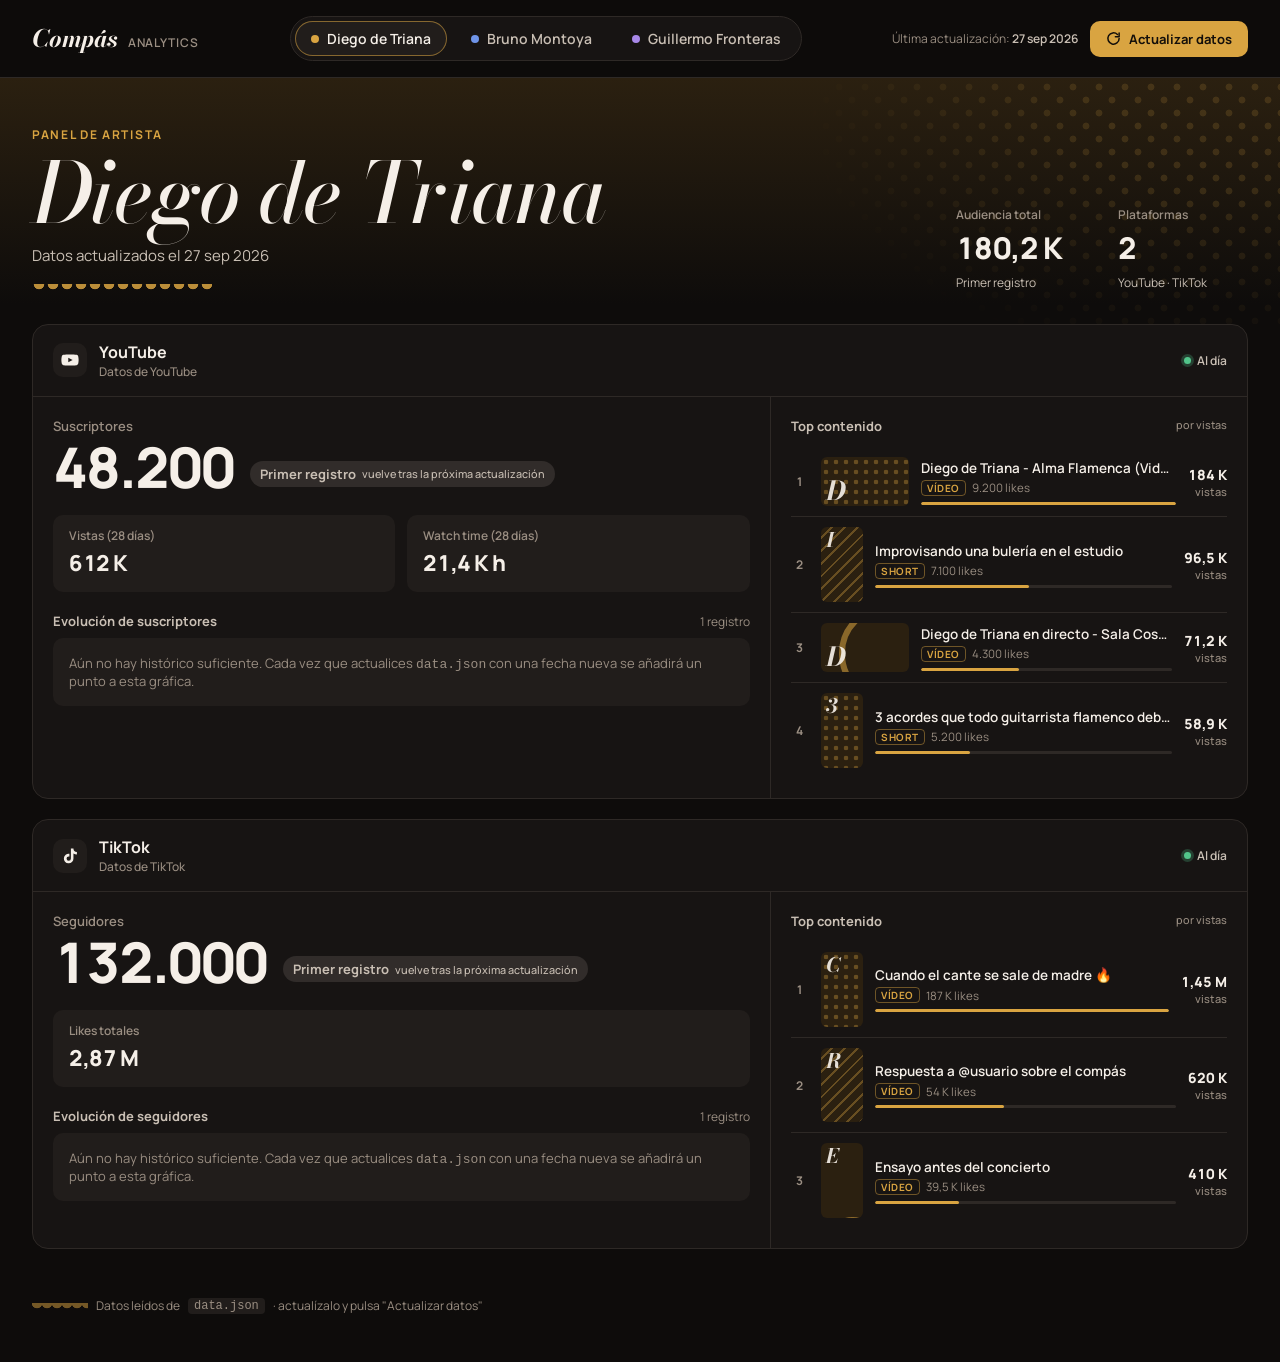
<file: index.html>
<!DOCTYPE html>
<html lang="es">
<head>
<meta charset="UTF-8">
<meta name="viewport" content="width=device-width, initial-scale=1.0">
<title>Compás — Analytics</title>
<link rel="preconnect" href="https://fonts.googleapis.com">
<link href="https://fonts.googleapis.com/css2?family=Bodoni+Moda:ital,opsz,wght@0,6..96,500;0,6..96,700;1,6..96,500;1,6..96,700&family=Manrope:wght@400;500;600;700;800&display=swap" rel="stylesheet">
<link rel="stylesheet" href="style.css">
</head>
<body>
  <div class="app" id="app">
    <header class="top">
      <div class="brand"><b>Compás</b><span>Analytics</span></div>
      <nav class="chips" id="chips" role="tablist" aria-label="Artista"></nav>
      <div class="sync">
        <small>Última actualización: <b id="last-update">—</b></small>
        <button class="btn" id="refresh">
          <svg viewBox="0 0 24 24" fill="none" stroke="currentColor" stroke-width="2.4" stroke-linecap="round" stroke-linejoin="round"><path d="M21 12a9 9 0 1 1-2.64-6.36"/><path d="M21 3v6h-6"/></svg>
          Actualizar datos
        </button>
      </div>
    </header>
    <div class="upd-m">Última actualización: <b id="last-update-m">—</b></div>

    <section class="hero"><div class="hero-in" id="hero"></div></section>

    <main class="grid" id="grid"></main>

    <footer class="foot"><span class="volante"></span>Datos leídos de <code>data.json</code> · actualízalo y pulsa "Actualizar datos"</footer>
  </div>

  <script src="app.js"></script>
</body>
</html>
</file>
<file: style.css>
:root{
  --bg:#0e0c0b;
  --surface:#171413;
  --raised:#211d1b;
  --line:#2e2926;
  --ink:#f5efe8;
  --ink-2:#c9bfb4;
  --muted:#9a8e82;
  --on-accent:#140f0a;
  --up:#52c48a;
  --down:#ef6f5e;

  --font-display:"Bodoni Moda","Didot",Georgia,serif;
  --font-sans:Manrope,system-ui,sans-serif;

  --space-1:4px; --space-2:8px; --space-3:12px; --space-4:16px;
  --space-5:20px; --space-6:32px; --space-7:48px;

  --radius-sm:6px; --radius-md:10px; --radius-lg:16px; --radius-pill:999px;
}

*{box-sizing:border-box;margin:0;padding:0}

html,body{background:var(--bg);color:var(--ink);font-family:var(--font-sans);-webkit-font-smoothing:antialiased}

.app{--accent:#d9a441;--accent-deep:#2b2010;min-height:100vh;background:var(--bg)}
.num{font-variant-numeric:tabular-nums lining-nums}

/* Cabecera */
.top{position:sticky;top:0;z-index:5;display:flex;align-items:center;gap:var(--space-5);padding:var(--space-4) var(--space-6);background:color-mix(in srgb,var(--bg) 88%,transparent);backdrop-filter:blur(10px);border-bottom:1px solid var(--line)}
.brand{display:flex;align-items:baseline;gap:10px;white-space:nowrap}
.brand b{font-family:var(--font-display);font-style:italic;font-weight:700;font-size:24px;letter-spacing:-.01em}
.brand span{font-size:12px;color:var(--muted);font-weight:600;letter-spacing:.08em;text-transform:uppercase}
.chips{display:flex;gap:var(--space-2);margin:0 auto;padding:4px;background:var(--surface);border:1px solid var(--line);border-radius:var(--radius-pill);overflow-x:auto;scrollbar-width:none}
.chip{--c:#d9a441;display:flex;align-items:center;gap:8px;padding:8px 16px;border:0;border-radius:var(--radius-pill);background:transparent;color:var(--ink-2);font:600 14px var(--font-sans);cursor:pointer;white-space:nowrap;transition:background .2s,color .2s}
.chip i{width:8px;height:8px;border-radius:50%;background:var(--c)}
.chip:hover{color:var(--ink)}
.chip[aria-selected="true"]{background:var(--raised);color:var(--ink);box-shadow:inset 0 0 0 1px color-mix(in srgb,var(--c) 55%,transparent)}
.sync{display:flex;align-items:center;gap:var(--space-3);white-space:nowrap}
.sync small{font-size:12px;color:var(--muted)}
.sync small b{color:var(--ink-2);font-weight:600}
.btn{display:inline-flex;align-items:center;gap:8px;padding:9px 16px;border:0;border-radius:var(--radius-md);background:var(--accent);color:var(--on-accent);font:700 13px var(--font-sans);cursor:pointer;transition:filter .2s}
.btn:hover{filter:brightness(1.08)}
.btn svg{width:15px;height:15px}
.btn.spin svg{animation:spin .8s linear infinite}
@keyframes spin{to{transform:rotate(360deg)}}

/* Hero del artista */
.hero{position:relative;overflow:hidden;padding:var(--space-7) var(--space-6) var(--space-6);background:linear-gradient(180deg,var(--accent-deep),var(--bg) 92%)}
.hero::after{content:"";position:absolute;right:-40px;top:-30px;width:520px;height:320px;background:radial-gradient(circle,var(--accent) 3.2px,transparent 3.7px) 0 0/26px 26px,radial-gradient(circle,var(--accent) 3.2px,transparent 3.7px) 13px 13px/26px 26px;opacity:.16;-webkit-mask:radial-gradient(ellipse at 80% 20%,#000 20%,transparent 70%);mask:radial-gradient(ellipse at 80% 20%,#000 20%,transparent 70%);pointer-events:none}
.hero-in{position:relative;z-index:1;display:flex;align-items:flex-end;justify-content:space-between;gap:var(--space-6);flex-wrap:wrap}
.eyebrow{font-size:12px;font-weight:700;letter-spacing:.14em;text-transform:uppercase;color:var(--accent)}
.hero h1{font-family:var(--font-display);font-style:italic;font-weight:500;font-size:clamp(44px,7vw,84px);line-height:.95;letter-spacing:-.02em;margin-top:10px}
.hero p{color:var(--ink-2);margin-top:12px;font-size:15px}
.volante{height:8px;width:180px;margin-top:18px;background:radial-gradient(circle at 50% 0,var(--accent) 5px,transparent 5.6px) 0 0/14px 8px repeat-x;opacity:.85}
.summary{display:flex;gap:var(--space-6);flex-wrap:wrap}
.summary div{min-width:130px}
.summary label{display:block;font-size:12px;color:var(--muted);font-weight:600}
.summary strong{display:block;font-size:30px;font-weight:800;letter-spacing:-.02em;margin-top:4px}
.range{display:inline-flex;align-items:center;gap:6px;margin-top:6px;font-size:12px;color:var(--ink-2)}

/* Plataformas */
.grid{display:grid;gap:var(--space-5);padding:0 var(--space-6) var(--space-7)}
.card{background:var(--surface);border:1px solid var(--line);border-radius:var(--radius-lg);overflow:hidden}
.card-h{display:flex;align-items:center;gap:var(--space-3);padding:var(--space-4) var(--space-5);border-bottom:1px solid var(--line)}
.pico{width:34px;height:34px;border-radius:var(--radius-md);display:grid;place-items:center;background:var(--raised);color:var(--ink)}
.pico svg{width:18px;height:18px}
.card-h h2{font-size:16px;font-weight:700}
.card-h small{display:block;font-size:12px;color:var(--muted);font-weight:500}
.live{margin-left:auto;display:flex;align-items:center;gap:6px;font-size:12px;color:var(--ink-2);font-weight:600}
.live i{width:7px;height:7px;border-radius:50%;background:var(--up);box-shadow:0 0 0 3px color-mix(in srgb,var(--up) 25%,transparent)}
.card-b{display:grid;grid-template-columns:minmax(0,1.55fr) minmax(0,1fr)}
.main{padding:var(--space-5);border-right:1px solid var(--line);min-width:0}
.headline{display:flex;align-items:flex-end;gap:var(--space-4);flex-wrap:wrap}
.headline label{display:block;font-size:13px;color:var(--muted);font-weight:600;margin-bottom:4px}
.big{font-size:56px;font-weight:800;letter-spacing:-.035em;line-height:1}
.delta{display:inline-flex;align-items:center;gap:4px;padding:4px 10px;border-radius:var(--radius-pill);font-size:13px;font-weight:700;margin-bottom:8px}
.delta.up{color:var(--up);background:color-mix(in srgb,var(--up) 14%,transparent)}
.delta.down{color:var(--down);background:color-mix(in srgb,var(--down) 14%,transparent)}
.delta.flat{color:var(--ink-2);background:color-mix(in srgb,var(--ink-2) 14%,transparent)}
.delta small{font-weight:500;color:var(--ink-2);margin-left:2px}
.kpis{display:grid;grid-template-columns:repeat(auto-fit,minmax(120px,1fr));gap:var(--space-3);margin-top:var(--space-5)}
.kpi{background:var(--raised);border-radius:var(--radius-md);padding:var(--space-3) var(--space-4)}
.kpi label{font-size:12px;color:var(--muted);font-weight:600;display:block;white-space:nowrap;overflow:hidden;text-overflow:ellipsis}
.kpi b{display:block;font-size:22px;font-weight:800;letter-spacing:-.02em;margin:4px 0 2px}
.chart{margin-top:var(--space-5);position:relative}
.chart-t{display:flex;justify-content:space-between;align-items:baseline;margin-bottom:8px}
.chart-t h3{font-size:13px;font-weight:700;color:var(--ink-2)}
.chart-t small{font-size:12px;color:var(--muted)}
.chart svg{display:block;width:100%;height:auto;overflow:visible}
.chart .grid-l{stroke:var(--line);stroke-width:1}
.chart .ax{fill:var(--muted);font:500 11px var(--font-sans)}
.chart .ln{fill:none;stroke:var(--accent);stroke-width:2;stroke-linejoin:round;stroke-linecap:round}
.chart .ar{fill:var(--accent);opacity:.1}
.chart .dot{fill:var(--accent);stroke:var(--surface);stroke-width:2}
.chart .xh{stroke:var(--ink-2);stroke-width:1;stroke-dasharray:3 3;opacity:0}
.chart .hd{opacity:0}
.chart:hover .xh,.chart:hover .hd{opacity:1}
.chart .lbl{fill:var(--ink);font:700 12px var(--font-sans)}
.chart-empty{background:var(--raised);border-radius:var(--radius-md);padding:var(--space-4);font-size:13px;color:var(--muted)}
.tip{position:absolute;pointer-events:none;background:var(--raised);border:1px solid var(--line);border-radius:var(--radius-sm);padding:6px 10px;font-size:12px;white-space:nowrap;opacity:0;transform:translate(-50%,-110%);transition:opacity .1s}
.tip b{display:block;font-size:14px}
.tip span{color:var(--muted)}
.chart:hover .tip{opacity:1}

.top-c{padding:var(--space-5);min-width:0}
.top-c h3{font-size:13px;font-weight:700;color:var(--ink-2);display:flex;justify-content:space-between;margin-bottom:var(--space-3)}
.top-c h3 small{font-weight:500;color:var(--muted)}
.row{display:grid;grid-template-columns:18px auto minmax(0,1fr) auto;align-items:center;gap:var(--space-3);padding:10px 0;border-top:1px solid var(--line)}
.row:first-of-type{border-top:0}
.rk{font-size:12px;color:var(--muted);font-weight:700;text-align:center}
.th{position:relative;width:88px;aspect-ratio:16/9;border-radius:var(--radius-sm);overflow:hidden;background:var(--accent-deep)}
.th.v{width:42px;aspect-ratio:9/16}
.th.sq{width:52px;aspect-ratio:1}
.th .p1{position:absolute;inset:0;background:radial-gradient(circle,var(--accent) 2px,transparent 2.6px) 0 0/10px 10px;opacity:.35}
.th .p2{position:absolute;inset:0;background:repeating-linear-gradient(135deg,transparent 0 7px,color-mix(in srgb,var(--accent) 35%,transparent) 7px 9px)}
.th .p3{position:absolute;right:-30%;bottom:-60%;width:110%;aspect-ratio:1;border-radius:50%;border:6px solid color-mix(in srgb,var(--accent) 55%,transparent)}
.th .g{position:absolute;left:5px;bottom:2px;font-family:var(--font-display);font-style:italic;font-weight:700;font-size:26px;color:var(--ink);opacity:.92;line-height:1}
.th.v .g{font-size:20px;left:5px;top:3px;bottom:auto}
.ti{min-width:0}
.ti b{display:block;font-size:13.5px;font-weight:600;white-space:nowrap;overflow:hidden;text-overflow:ellipsis}
.ti small{display:flex;gap:6px;align-items:center;font-size:11.5px;color:var(--muted);margin-top:3px}
.tag{font-size:10px;font-weight:700;letter-spacing:.06em;text-transform:uppercase;color:var(--accent);border:1px solid color-mix(in srgb,var(--accent) 45%,transparent);border-radius:4px;padding:0 5px}
.bar{height:3px;border-radius:2px;background:var(--line);margin-top:6px;overflow:hidden}
.bar i{display:block;height:100%;background:var(--accent);border-radius:2px}
.vw{text-align:right;font-size:14px;font-weight:800}
.vw small{display:block;font-size:11px;color:var(--muted);font-weight:500}
.empty{color:var(--muted);font-size:13px;padding:12px 0}

.foot{padding:0 var(--space-6) var(--space-7);font-size:12px;color:var(--muted);display:flex;gap:8px;align-items:center}
.foot .volante{width:56px;height:6px;margin:0;background-size:10px 6px;opacity:.5}
.foot code{background:var(--raised);padding:1px 6px;border-radius:4px}

.upd-m{display:none;font-size:12px;color:var(--muted);padding:8px var(--space-4) 0;background:var(--accent-deep)}

@media (max-width:980px){
  .card-b{grid-template-columns:1fr}
  .main{border-right:0;border-bottom:1px solid var(--line)}
}
@media (max-width:760px){
  .top{flex-wrap:wrap;gap:var(--space-3);padding:var(--space-3) var(--space-4)}
  .brand{order:1}
  .sync{order:2;margin-left:auto}
  .sync small{display:none}
  .chips{order:3;width:100%;margin:0;justify-content:space-between}
  .chip{padding:8px 12px;font-size:13px;flex:1;justify-content:center}
  .upd-m{display:block!important}
  .hero{padding:var(--space-6) var(--space-4) var(--space-5)}
  .hero::after{width:300px;height:220px}
  .summary{gap:var(--space-4);width:100%}
  .summary div{min-width:0;flex:1}
  .summary strong{font-size:22px}
  .grid,.foot{padding-left:var(--space-4);padding-right:var(--space-4)}
  .main,.top-c{padding:var(--space-4)}
  .card-h{padding:var(--space-3) var(--space-4)}
  .big{font-size:44px}
  .kpis{grid-template-columns:repeat(2,minmax(0,1fr));gap:var(--space-2)}
  .kpi b{font-size:20px}
  .th{width:44px}
}
</file>
